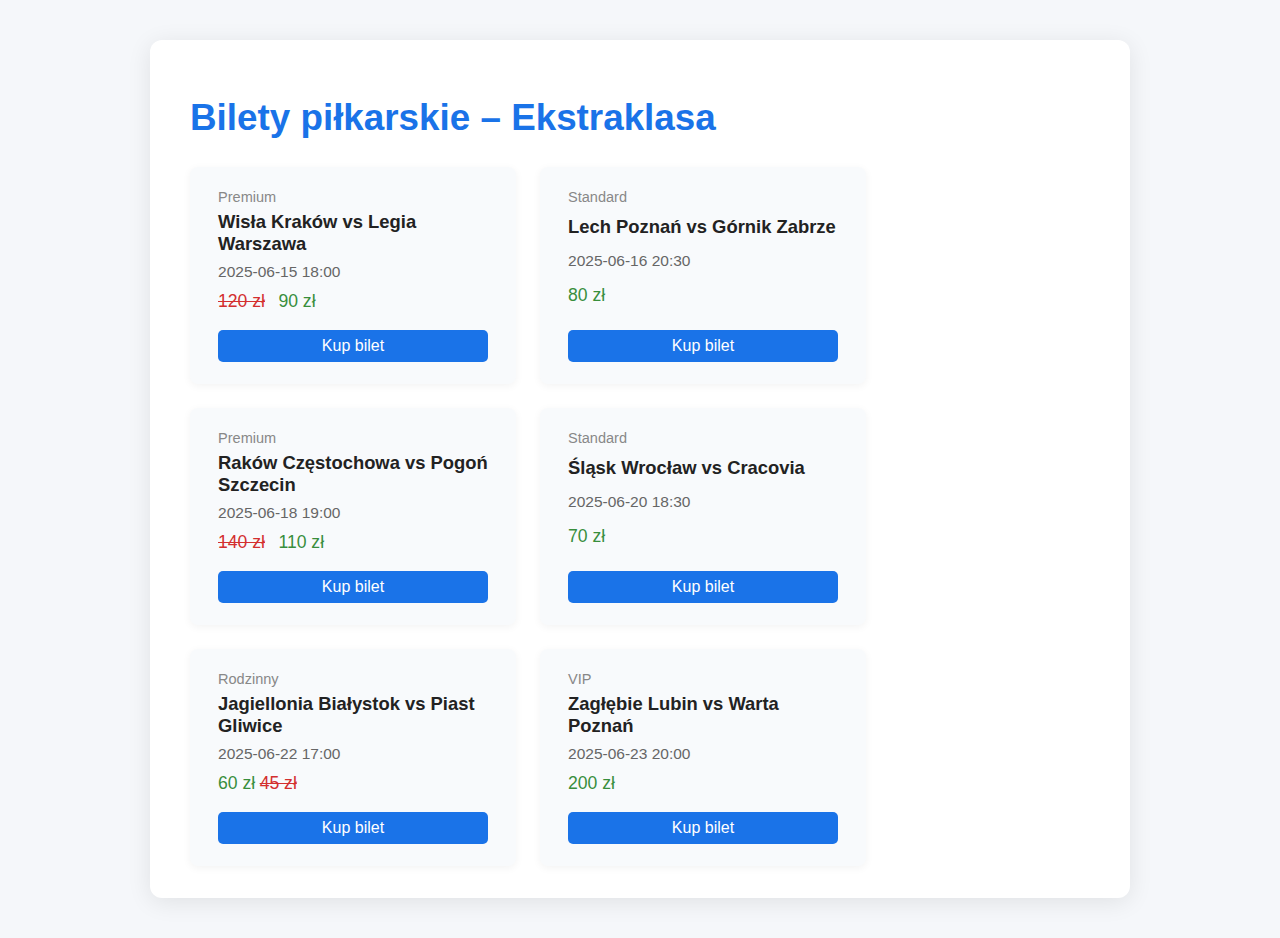
<file: scraper/sample.html>
<!DOCTYPE html>
<html lang="pl">
<head>
    <meta charset="UTF-8">
    <title>Bilety piłkarskie – Ekstraklasa</title>
    <link rel="stylesheet" href="sample-style.css">
</head>
<body>
    <div class="main-container">
        <h1>Bilety piłkarskie – Ekstraklasa</h1>
        <div class="event-list">
            <div class="match-ticket" data-category="premium">
                <div class="category">Premium</div>
                <div class="title">Wisła Kraków vs Legia Warszawa</div>
                <div class="date">2025-06-15 18:00</div>
                <div class="prices">
                    <span class="price discounted">120 zł</span>
                    <span class="price">90 zł</span>
                </div>
                <a class="buy-button" href="/buy/123">Kup bilet</a>
            </div>
            <div class="match-ticket" data-category="standard">
                <div class="category">Standard</div>
                <div class="title">Lech Poznań vs Górnik Zabrze</div>
                <div class="date">2025-06-16 20:30</div>
                <div class="prices">
                    <span class="price">80 zł</span>
                </div>
                <a class="buy-button" href="/buy/124">Kup bilet</a>
            </div>
            <div class="match-ticket" data-category="premium">
                <div class="category">Premium</div>
                <div class="title">Raków Częstochowa vs Pogoń Szczecin</div>
                <div class="date">2025-06-18 19:00</div>
                <div class="prices">
                    <span class="price discounted">140 zł</span>
                    <span class="price">110 zł</span>
                </div>
                <a class="buy-button" href="/buy/125">Kup bilet</a>
            </div>
            <div class="match-ticket" data-category="standard">
                <div class="category">Standard</div>
                <div class="title">Śląsk Wrocław vs Cracovia</div>
                <div class="date">2025-06-20 18:30</div>
                <div class="prices">
                    <span class="price">70 zł</span>
                </div>
                <a class="buy-button" href="/buy/126">Kup bilet</a>
            </div>
            <div class="match-ticket" data-category="family">
                <div class="category">Rodzinny</div>
                <div class="title">Jagiellonia Białystok vs Piast Gliwice</div>
                <div class="date">2025-06-22 17:00</div>
                <div class="prices">
                    <span class="price">60 zł</span>
                    <span class="price discounted">45 zł</span>
                </div>
                <a class="buy-button" href="/buy/127">Kup bilet</a>
            </div>
            <div class="match-ticket" data-category="vip">
                <div class="category">VIP</div>
                <div class="title">Zagłębie Lubin vs Warta Poznań</div>
                <div class="date">2025-06-23 20:00</div>
                <div class="prices">
                    <span class="price">200 zł</span>
                </div>
                <a class="buy-button" href="/buy/128">Kup bilet</a>
            </div>
        </div>
    </div>
</body>
</html>
</file>
<file: scraper/sample-style.css>
body {
    font-family: 'Segoe UI', Arial, sans-serif;
    background: #f5f7fa;
    margin: 0;
    padding: 0;
}
.main-container {
    max-width: 900px;
    margin: 40px auto;
    background: #fff;
    border-radius: 12px;
    box-shadow: 0 4px 24px rgba(0,0,0,0.09);
    padding: 32px 40px;
}
h1 {
    color: #1a73e8;
    margin-bottom: 28px;
    font-size: 2.3em;
}
.event-list {
    display: flex;
    flex-wrap: wrap;
    gap: 24px;
}
.match-ticket {
    background: #f8fafc;
    border-radius: 8px;
    box-shadow: 0 2px 8px rgba(0,0,0,0.05);
    padding: 22px 28px;
    width: 270px;
    display: flex;
    flex-direction: column;
    justify-content: space-between;
}
.title {
    font-size: 1.15em;
    font-weight: 600;
    margin-bottom: 8px;
    color: #222;
}
.date {
    color: #666;
    font-size: 0.97em;
    margin-bottom: 10px;
}
.prices {
    margin-bottom: 10px;
}
.price {
    font-weight: 500;
    color: #388e3c;
    font-size: 1.1em;
}
.price.discounted {
    color: #d32f2f;
    text-decoration: line-through;
    margin-right: 9px;
}
.buy-button {
    padding: 7px 18px;
    background: #1a73e8;
    color: #fff;
    border-radius: 5px;
    text-decoration: none;
    font-weight: 500;
    text-align: center;
    transition: background 0.2s;
    margin-top: 8px;
}
.buy-button:hover {
    background: #1760c4;
}
.category {
    font-size: 0.91em;
    color: #888;
    margin-bottom: 6px;
}
</file>
